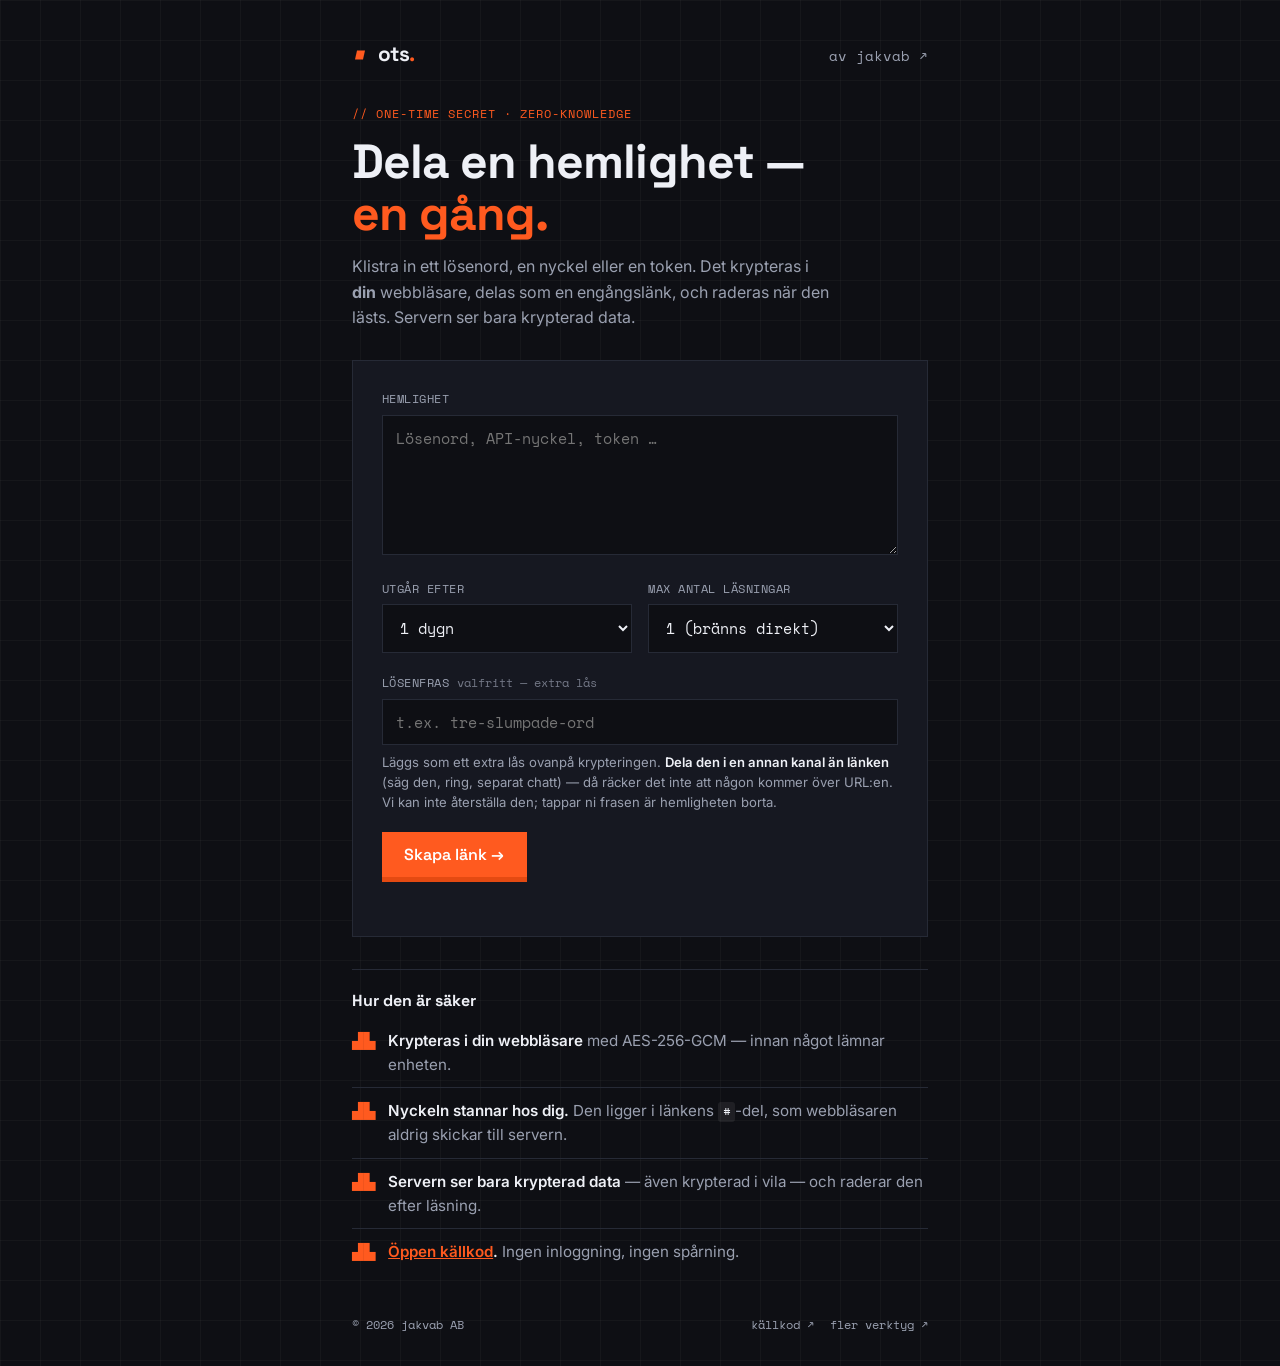
<file: index.html>
<!DOCTYPE html>
<html lang="sv">
<head>
<meta charset="UTF-8" />
<meta name="viewport" content="width=device-width, initial-scale=1.0" />
<title>ots — dela en hemlighet, en gång | jakvab</title>
<meta name="description" content="Dela lösenord och hemligheter via en engångslänk. Krypteras i din webbläsare (zero-knowledge) — servern kan aldrig läsa innehållet. Av jakvab." />
<meta name="theme-color" content="#0e0f14" />
<meta name="robots" content="noindex" />
<link rel="icon" href="favicon.svg" type="image/svg+xml" />
<link rel="preconnect" href="https://fonts.googleapis.com" />
<link rel="preconnect" href="https://fonts.gstatic.com" crossorigin />
<link href="https://fonts.googleapis.com/css2?family=Space+Grotesk:wght@500;700&family=Inter:wght@400;500&family=Space+Mono:wght@400;700&display=swap" rel="stylesheet" />
<link rel="stylesheet" href="css/style.css?v=3" />
<script src="https://challenges.cloudflare.com/turnstile/v0/api.js" async defer></script>
</head>
<body>
<div class="wrap">

  <header class="top">
    <svg class="mark" viewBox="0 0 64 64" aria-hidden="true"><polygon points="20,14 52,14 44,50 12,50" fill="#ff5a1f"/></svg>
    <span class="brand">ots<b>.</b></span>
    <span class="spacer"></span>
    <a href="https://jakvab.se" target="_blank" rel="noopener">av jakvab ↗</a>
  </header>

  <main>
    <p class="kicker">// ONE-TIME SECRET · ZERO-KNOWLEDGE</p>
    <h1 class="title">Dela en hemlighet —<br /><span class="hl">en gång.</span></h1>
    <p class="lead">Klistra in ett lösenord, en nyckel eller en token. Det krypteras i <b>din</b>
    webbläsare, delas som en engångslänk, och raderas när den lästs. Servern ser bara krypterad data.</p>

    <div class="card">
      <form id="create-form" novalidate>
        <label for="secret">Hemlighet</label>
        <textarea id="secret" name="secret" maxlength="60000" placeholder="Lösenord, API-nyckel, token …" required></textarea>

        <div class="row">
          <div>
            <label for="ttl">Utgår efter</label>
            <select id="ttl" name="ttl">
              <option value="3600">1 timme</option>
              <option value="86400" selected>1 dygn</option>
              <option value="604800">7 dygn</option>
            </select>
          </div>
          <div>
            <label for="views">Max antal läsningar</label>
            <select id="views" name="views">
              <option value="1" selected>1 (bränns direkt)</option>
              <option value="2">2</option>
              <option value="3">3</option>
              <option value="5">5</option>
            </select>
          </div>
        </div>

        <label for="pass" class="gap">Lösenfras <span class="opt">valfritt — extra lås</span></label>
        <input id="pass" name="pass" type="text" autocomplete="off" spellcheck="false"
               placeholder="t.ex. tre-slumpade-ord" />
        <p class="hint">Läggs som ett extra lås ovanpå krypteringen. <b>Dela den i en annan kanal
        än länken</b> (säg den, ring, separat chatt) — då räcker det inte att någon kommer över URL:en.
        Vi kan inte återställa den; tappar ni frasen är hemligheten borta.</p>

        <div class="cf-turnstile" data-sitekey="0x4AAAAAADpI9_Gu3wHQQ_AO" data-theme="dark"></div>

        <div class="btn-row">
          <button type="submit" class="btn">Skapa länk →</button>
        </div>
        <p id="status" class="status" role="status" aria-live="polite"></p>
      </form>

      <div id="result" hidden>
        <label>Engångslänk — kopiera och dela</label>
        <input id="link-out" class="out" readonly />
        <div class="btn-row">
          <button id="copy-link" class="btn" type="button">Kopiera länk</button>
          <button id="again" class="btn ghost" type="button">Skapa ny</button>
        </div>
        <p class="status">Nyckeln finns bara i länken (efter <code>#</code>) och nådde aldrig servern. Tappar du länken är hemligheten borta för gott.</p>
      </div>
    </div>

    <section class="zk">
      <h3>Hur den är säker</h3>
      <ul>
        <li><b>▟▙</b> <span><strong>Krypteras i din webbläsare</strong> med AES-256-GCM — innan något lämnar enheten.</span></li>
        <li><b>▟▙</b> <span><strong>Nyckeln stannar hos dig.</strong> Den ligger i länkens <code>#</code>-del, som webbläsaren aldrig skickar till servern.</span></li>
        <li><b>▟▙</b> <span><strong>Servern ser bara krypterad data</strong> — även krypterad i vila — och raderar den efter läsning.</span></li>
        <li><b>▟▙</b> <span><strong><a href="https://github.com/jakvab/ots" target="_blank" rel="noopener">Öppen källkod</a>.</strong> Ingen inloggning, ingen spårning.</span></li>
      </ul>
    </section>
  </main>

  <footer>
    <span>© <span id="year">2026</span> jakvab AB</span>
    <span class="spacer"></span>
    <a href="https://github.com/jakvab/ots" target="_blank" rel="noopener">källkod ↗</a>
    <a href="https://jakvab.se/cases.html" target="_blank" rel="noopener">fler verktyg ↗</a>
  </footer>
</div>

<script src="js/crypto.js?v=2"></script>
<script src="js/app.js?v=3"></script>
</body>
</html>
</file>
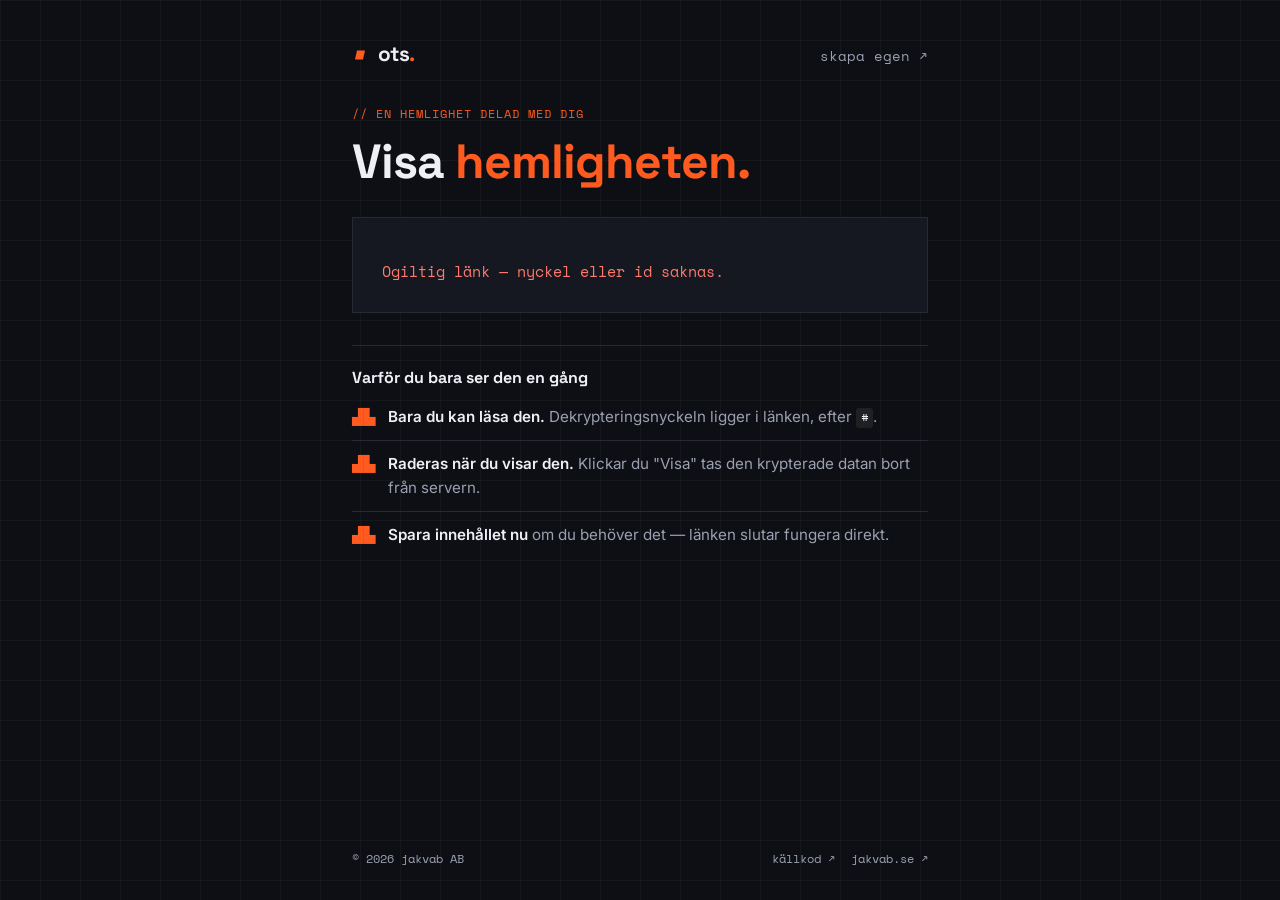
<file: s.html>
<!DOCTYPE html>
<html lang="sv">
<head>
<meta charset="UTF-8" />
<meta name="viewport" content="width=device-width, initial-scale=1.0" />
<title>Hemlighet | ots.jakvab.se</title>
<meta name="theme-color" content="#0e0f14" />
<meta name="robots" content="noindex" />
<link rel="icon" href="favicon.svg" type="image/svg+xml" />
<link rel="preconnect" href="https://fonts.googleapis.com" />
<link rel="preconnect" href="https://fonts.gstatic.com" crossorigin />
<link href="https://fonts.googleapis.com/css2?family=Space+Grotesk:wght@500;700&family=Inter:wght@400;500&family=Space+Mono:wght@400;700&display=swap" rel="stylesheet" />
<link rel="stylesheet" href="css/style.css?v=3" />
</head>
<body>
<div class="wrap">

  <header class="top">
    <svg class="mark" viewBox="0 0 64 64" aria-hidden="true"><polygon points="20,14 52,14 44,50 12,50" fill="#ff5a1f"/></svg>
    <span class="brand">ots<b>.</b></span>
    <span class="spacer"></span>
    <a href="/">skapa egen ↗</a>
  </header>

  <main id="reveal">
    <p class="kicker">// EN HEMLIGHET DELAD MED DIG</p>
    <h1 class="title">Visa <span class="hl">hemligheten.</span></h1>

    <div class="card">
      <p id="reveal-state" class="status">Läser …</p>

      <div id="reveal-btn-wrap" hidden>
        <p class="lead" style="margin-top:0">Hemligheten dekrypteras lokalt i din webbläsare. Den raderas från servern i samma stund du visar den.</p>
        <div id="pass-wrap" hidden>
          <label for="pass">Lösenfras</label>
          <input id="pass" type="text" autocomplete="off" spellcheck="false"
                 placeholder="Frasen du fick i en annan kanal" />
          <p class="hint">Den här hemligheten är låst med en lösenfras. Ange den du fått separat från länken.</p>
        </div>
        <div class="btn-row">
          <button id="reveal-btn" class="btn" type="button">Visa hemlighet</button>
        </div>
      </div>

      <div id="secret-wrap" hidden>
        <label>Hemlighet</label>
        <textarea id="secret-out" class="out secret" readonly></textarea>
        <div class="btn-row">
          <button id="copy-secret" class="btn" type="button">Kopiera</button>
          <a class="btn ghost" href="/">Dela en egen →</a>
        </div>
      </div>
    </div>

    <section class="zk">
      <h3>Varför du bara ser den en gång</h3>
      <ul>
        <li><b>▟▙</b> <span><strong>Bara du kan läsa den.</strong> Dekrypteringsnyckeln ligger i länken, efter <code>#</code>.</span></li>
        <li><b>▟▙</b> <span><strong>Raderas när du visar den.</strong> Klickar du "Visa" tas den krypterade datan bort från servern.</span></li>
        <li><b>▟▙</b> <span><strong>Spara innehållet nu</strong> om du behöver det — länken slutar fungera direkt.</span></li>
      </ul>
    </section>
  </main>

  <footer>
    <span>© <span id="year">2026</span> jakvab AB</span>
    <span class="spacer"></span>
    <a href="https://github.com/jakvab/ots" target="_blank" rel="noopener">källkod ↗</a>
    <a href="https://jakvab.se" target="_blank" rel="noopener">jakvab.se ↗</a>
  </footer>
</div>

<script src="js/crypto.js?v=2"></script>
<script src="js/app.js?v=3"></script>
</body>
</html>
</file>
<file: css/style.css>
/* ============================================================
   ots.jakvab.se — dark, orange, mono. jakvab DNA.
   ============================================================ */
:root {
  --bg:      #0e0f14;
  --bg-2:    #161821;
  --line:    #262a36;
  --ink:     #eef0f6;
  --muted:   #9aa0b0;
  --orange:  #ff5a1f;
  --orange-d:#e44a12;
  --green:   #46d39a;
  --display: "Space Grotesk", system-ui, sans-serif;
  --body:    "Inter", system-ui, sans-serif;
  --mono:    "Space Mono", ui-monospace, monospace;
}
* { box-sizing: border-box; }
html { -webkit-text-size-adjust: 100%; }
body {
  margin: 0; background: var(--bg); color: var(--ink);
  font-family: var(--body); line-height: 1.6;
  background-image:
    linear-gradient(to right, rgba(255,255,255,.03) 1px, transparent 1px),
    linear-gradient(to bottom, rgba(255,255,255,.03) 1px, transparent 1px);
  background-size: 40px 40px;
  -webkit-font-smoothing: antialiased;
}
h1, h2, h3 { font-family: var(--display); font-weight: 700; line-height: 1.1; margin: 0; }
a { color: var(--orange); }
.wrap { max-width: 640px; margin: 0 auto; padding: clamp(1.2rem, 4vw, 2rem); min-height: 100vh; display: flex; flex-direction: column; }

/* header */
.top { display: flex; align-items: center; gap: .6rem; padding: .4rem 0 2rem; }
.mark { width: 16px; height: 16px; }
.brand { font-family: var(--display); font-weight: 700; font-size: 1.3rem; letter-spacing: -0.02em; }
.brand b { color: var(--orange); }
.top .spacer { flex: 1; }
.top a { color: var(--muted); text-decoration: none; font-size: .9rem; font-family: var(--mono); }
.top a:hover { color: var(--ink); }

/* hero */
.kicker { font-family: var(--mono); font-size: 12px; letter-spacing: 1px; color: var(--orange); margin: 0 0 .8rem; }
h1.title { font-size: clamp(2rem, 7vw, 3rem); letter-spacing: -0.02em; }
h1.title .hl { color: var(--orange); }
.lead { color: var(--muted); margin: .8rem 0 0; max-width: 48ch; }

/* card */
.card { background: var(--bg-2); border: 1px solid var(--line); padding: clamp(1.1rem, 4vw, 1.8rem); margin-top: 1.8rem; }

/* form */
label { display: block; font-family: var(--mono); font-size: 12px; letter-spacing: .5px; color: var(--muted); text-transform: uppercase; margin-bottom: .4rem; }
label .opt { text-transform: none; letter-spacing: 0; color: rgba(154,160,176,.7); font-weight: 400; }
label.gap { margin-top: 1.3rem; }
#pass-wrap { margin-top: 1.2rem; }
.hint { color: var(--muted); font-size: .82rem; line-height: 1.5; margin: .5rem 0 0; }
.hint b { color: var(--ink); font-weight: 600; }
textarea, input, select {
  width: 100%; background: var(--bg); color: var(--ink);
  border: 1px solid var(--line); padding: .7rem .8rem; font-family: var(--mono); font-size: .95rem;
  border-radius: 0; resize: vertical;
}
textarea:focus, input:focus, select:focus { outline: none; border-color: var(--orange); box-shadow: 0 0 0 3px rgba(255,90,31,.18); }
textarea { min-height: 140px; }
.row { display: grid; grid-template-columns: 1fr 1fr; gap: 1rem; margin-top: 1rem; }
@media (max-width: 480px) { .row { grid-template-columns: 1fr; } }
.field { margin-top: 1rem; }
.cf-turnstile { margin-top: 1.1rem; }

.btn {
  display: inline-flex; align-items: center; gap: .4rem; cursor: pointer;
  font-family: var(--display); font-weight: 600; font-size: 1rem;
  background: var(--orange); color: #fff; border: none; padding: .75rem 1.4rem;
  box-shadow: 0 5px 0 0 var(--orange-d); transition: transform .12s, box-shadow .12s;
}
.btn:hover { transform: translateY(-2px); box-shadow: 0 7px 0 0 var(--orange-d); }
.btn:active { transform: translateY(3px); box-shadow: 0 2px 0 0 var(--orange-d); }
.btn:disabled { opacity: .6; cursor: wait; }
.btn.ghost { background: transparent; color: var(--ink); border: 1px solid var(--line); box-shadow: none; }
.btn.ghost:hover { border-color: var(--orange); transform: none; }
.btn-row { margin-top: 1.2rem; display: flex; gap: .7rem; flex-wrap: wrap; }

.status { min-height: 1.2em; margin: .8rem 0 0; font-size: .92rem; font-family: var(--mono); color: var(--muted); }
.status.err { color: #ff7a6b; }
.status.ok { color: var(--green); }

/* result / secret output */
.out { width: 100%; background: var(--bg); border: 1px solid var(--orange); color: var(--ink); padding: .8rem; font-family: var(--mono); font-size: .9rem; word-break: break-all; }
.out.secret { min-height: 120px; }

/* zero-knowledge note */
.zk { margin-top: 2rem; border-top: 1px solid var(--line); padding-top: 1.4rem; }
.zk h3 { font-size: 1rem; }
.zk ul { list-style: none; padding: 0; margin: 1rem 0 0; }
.zk li { color: var(--muted); font-size: .95rem; line-height: 1.55; padding: .7rem 0; display: flex; gap: .8rem; align-items: flex-start; border-top: 1px solid var(--line); }
.zk li:first-child { border-top: none; padding-top: .2rem; }
.zk li b { color: var(--orange); flex: none; }
.zk li strong { color: var(--ink); font-weight: 600; }
.zk code { font-family: var(--mono); font-size: .85em; color: var(--ink); background: rgba(255,255,255,.07); padding: .05em .35em; border-radius: 3px; }

footer { margin-top: auto; padding-top: 2.5rem; color: var(--muted); font-family: var(--mono); font-size: 12px; display: flex; gap: 1rem; flex-wrap: wrap; align-items: center; }
footer a { color: var(--muted); text-decoration: none; }
footer a:hover { color: var(--orange); }
footer .spacer { flex: 1; }
[hidden] { display: none !important; }
</file>
